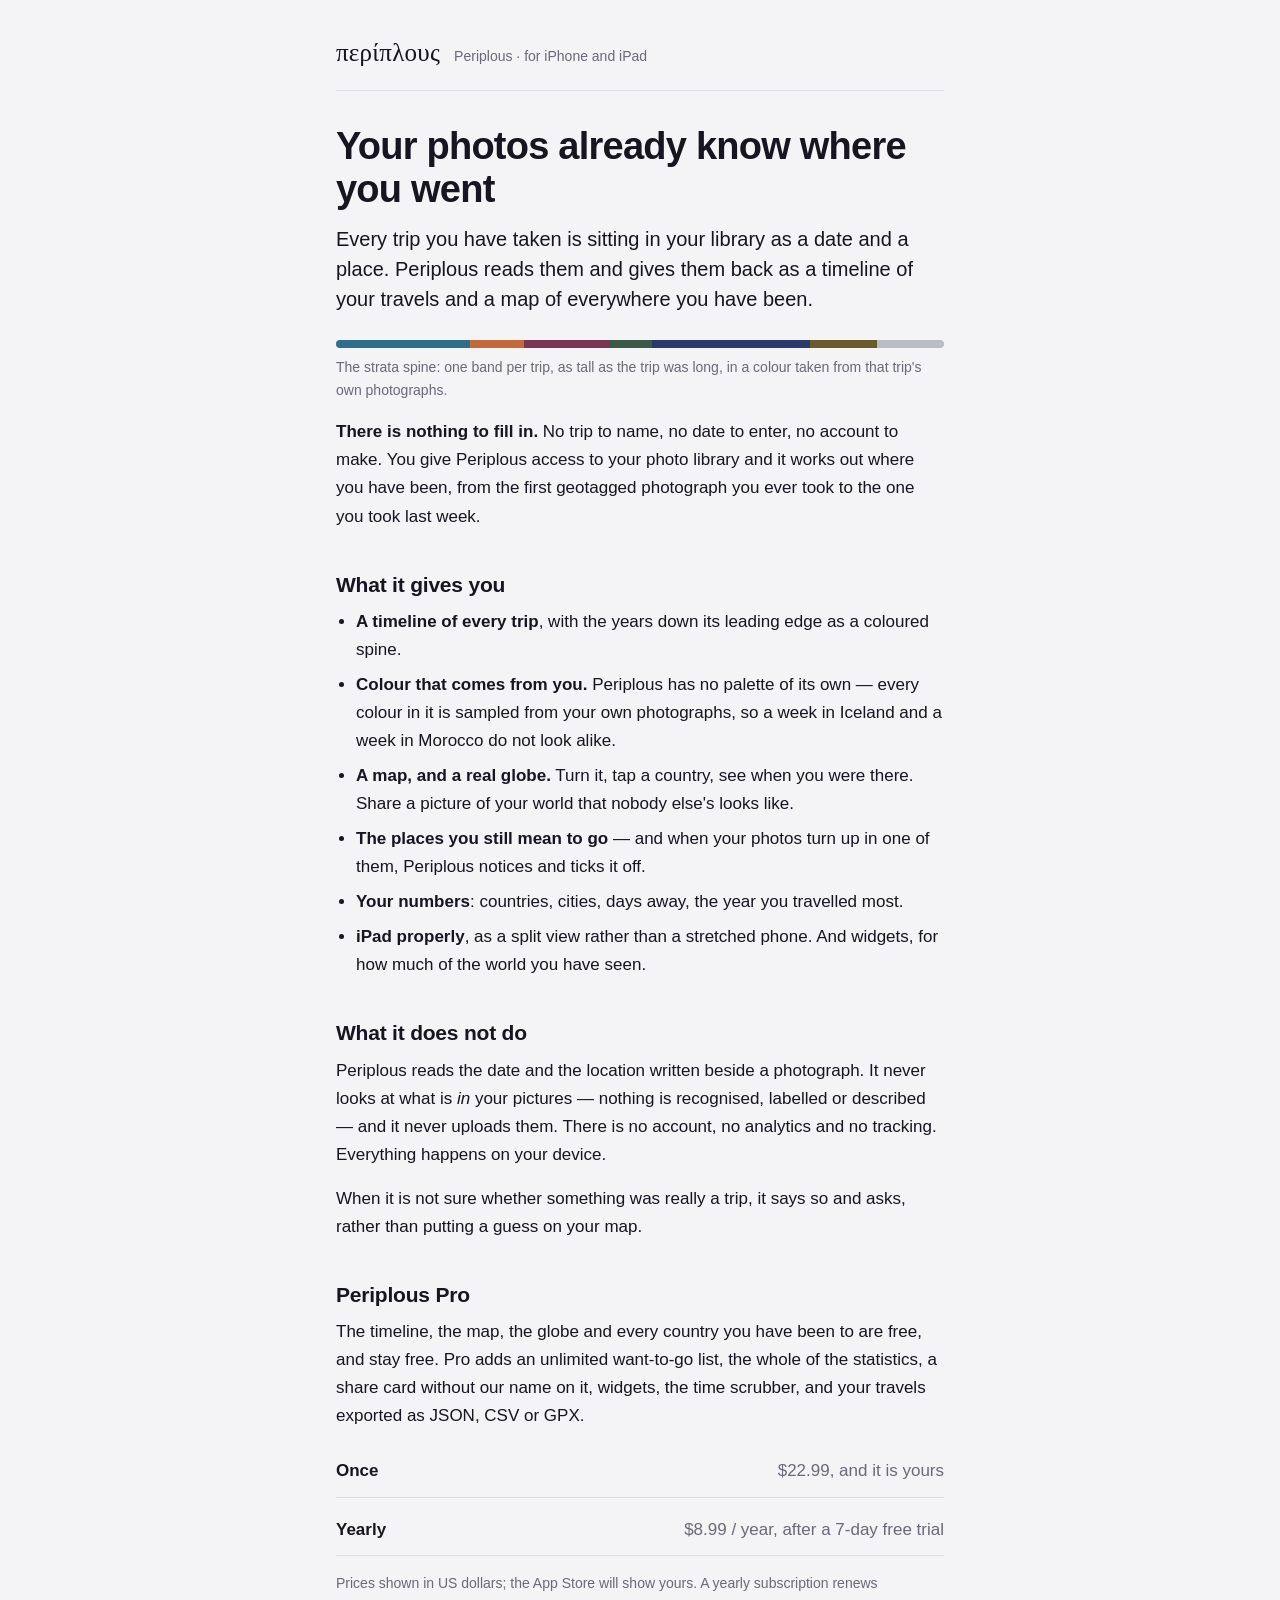
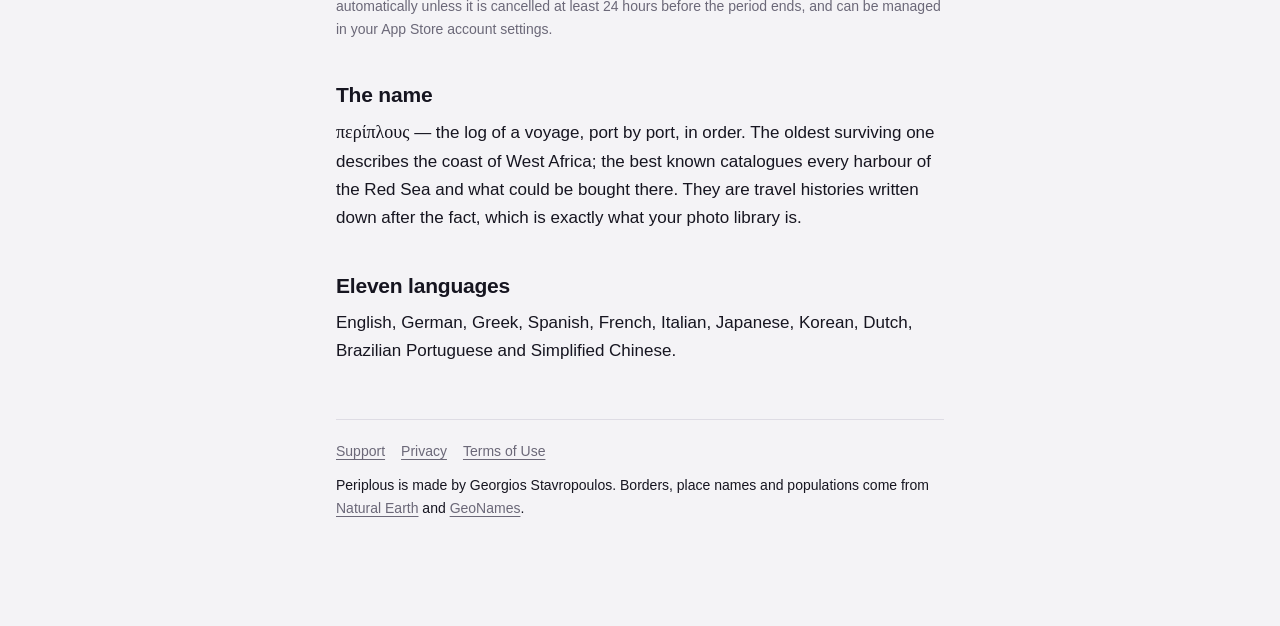
<file: docs/index.html>
<!doctype html>
<html lang="en">
<head>
<meta charset="utf-8">
<meta name="viewport" content="width=device-width, initial-scale=1">
<title>Periplous — your travels, from your photos</title>
<meta name="description" content="Periplous rebuilds your travel history from the dates and places already written beside your photographs. A timeline, a map, a globe. Nothing to fill in.">
<link rel="stylesheet" href="style.css">
</head>
<body>
<div class="wrap">

  <div class="masthead">
    <a class="brand" href="./">περίπλους</a>
    <span class="tag">Periplous · for iPhone and iPad</span>
  </div>

  <h1>Your photos already know where you went</h1>

  <p class="lead">Every trip you have taken is sitting in your library as a date
  and a place. Periplous reads them and gives them back as a timeline of your
  travels and a map of everywhere you have been.</p>

  <div class="strata" aria-hidden="true">
    <i style="width:22%;background:#2E6E8C"></i>
    <i style="width:9%;background:#C46A3A"></i>
    <i style="width:14%;background:#7A3550"></i>
    <i style="width:7%;background:#3D5A46"></i>
    <i style="width:26%;background:#2B3A6B"></i>
    <i style="width:11%;background:#6B5A2B"></i>
    <i style="width:11%;background:#B9BEC4"></i>
  </div>
  <p class="small">The strata spine: one band per trip, as tall as the trip was
  long, in a colour taken from that trip's own photographs.</p>

  <p><strong>There is nothing to fill in.</strong> No trip to name, no date to
  enter, no account to make. You give Periplous access to your photo library and
  it works out where you have been, from the first geotagged photograph you ever
  took to the one you took last week.</p>

  <h2>What it gives you</h2>

  <ul>
    <li><strong>A timeline of every trip</strong>, with the years down its
    leading edge as a coloured spine.</li>
    <li><strong>Colour that comes from you.</strong> Periplous has no palette of
    its own — every colour in it is sampled from your own photographs, so a week
    in Iceland and a week in Morocco do not look alike.</li>
    <li><strong>A map, and a real globe.</strong> Turn it, tap a country, see
    when you were there. Share a picture of your world that nobody else's
    looks like.</li>
    <li><strong>The places you still mean to go</strong> — and when your photos
    turn up in one of them, Periplous notices and ticks it off.</li>
    <li><strong>Your numbers</strong>: countries, cities, days away, the year
    you travelled most.</li>
    <li><strong>iPad properly</strong>, as a split view rather than a stretched
    phone. And widgets, for how much of the world you have seen.</li>
  </ul>

  <h2>What it does not do</h2>

  <p>Periplous reads the date and the location written beside a photograph. It
  never looks at what is <em>in</em> your pictures — nothing is recognised,
  labelled or described — and it never uploads them. There is no account, no
  analytics and no tracking. Everything happens on your device.</p>

  <p>When it is not sure whether something was really a trip, it says so and
  asks, rather than putting a guess on your map.</p>

  <h2>Periplous Pro</h2>

  <p>The timeline, the map, the globe and every country you have been to are
  free, and stay free. Pro adds an unlimited want-to-go list, the whole of the
  statistics, a share card without our name on it, widgets, the time scrubber,
  and your travels exported as JSON, CSV or GPX.</p>

  <ul class="plans">
    <li><span class="name">Once</span> <span class="price">$22.99, and it is yours</span></li>
    <li><span class="name">Yearly</span> <span class="price">$8.99 / year, after a 7-day free trial</span></li>
  </ul>
  <p class="small">Prices shown in US dollars; the App Store will show yours.
  A yearly subscription renews automatically unless it is cancelled at least 24
  hours before the period ends, and can be managed in your App Store account
  settings.</p>

  <h2>The name</h2>

  <p><span class="greek">περίπλους</span> — the log of a voyage, port by port,
  in order. The oldest surviving one describes the coast of West Africa; the
  best known catalogues every harbour of the Red Sea and what could be bought
  there. They are travel histories written down after the fact, which is exactly
  what your photo library is.</p>

  <h2>Eleven languages</h2>

  <p>English, German, Greek, Spanish, French, Italian, Japanese, Korean, Dutch,
  Brazilian Portuguese and Simplified Chinese.</p>

  <footer>
    <nav>
      <a href="support.html">Support</a>
      <a href="privacy.html">Privacy</a>
      <a href="terms.html">Terms of Use</a>
    </nav>
    <p>Periplous is made by Georgios Stavropoulos. Borders, place names and
    populations come from <a href="https://www.naturalearthdata.com/">Natural
    Earth</a> and <a href="https://www.geonames.org/">GeoNames</a>.</p>
  </footer>

</div>
</body>
</html>
</file>
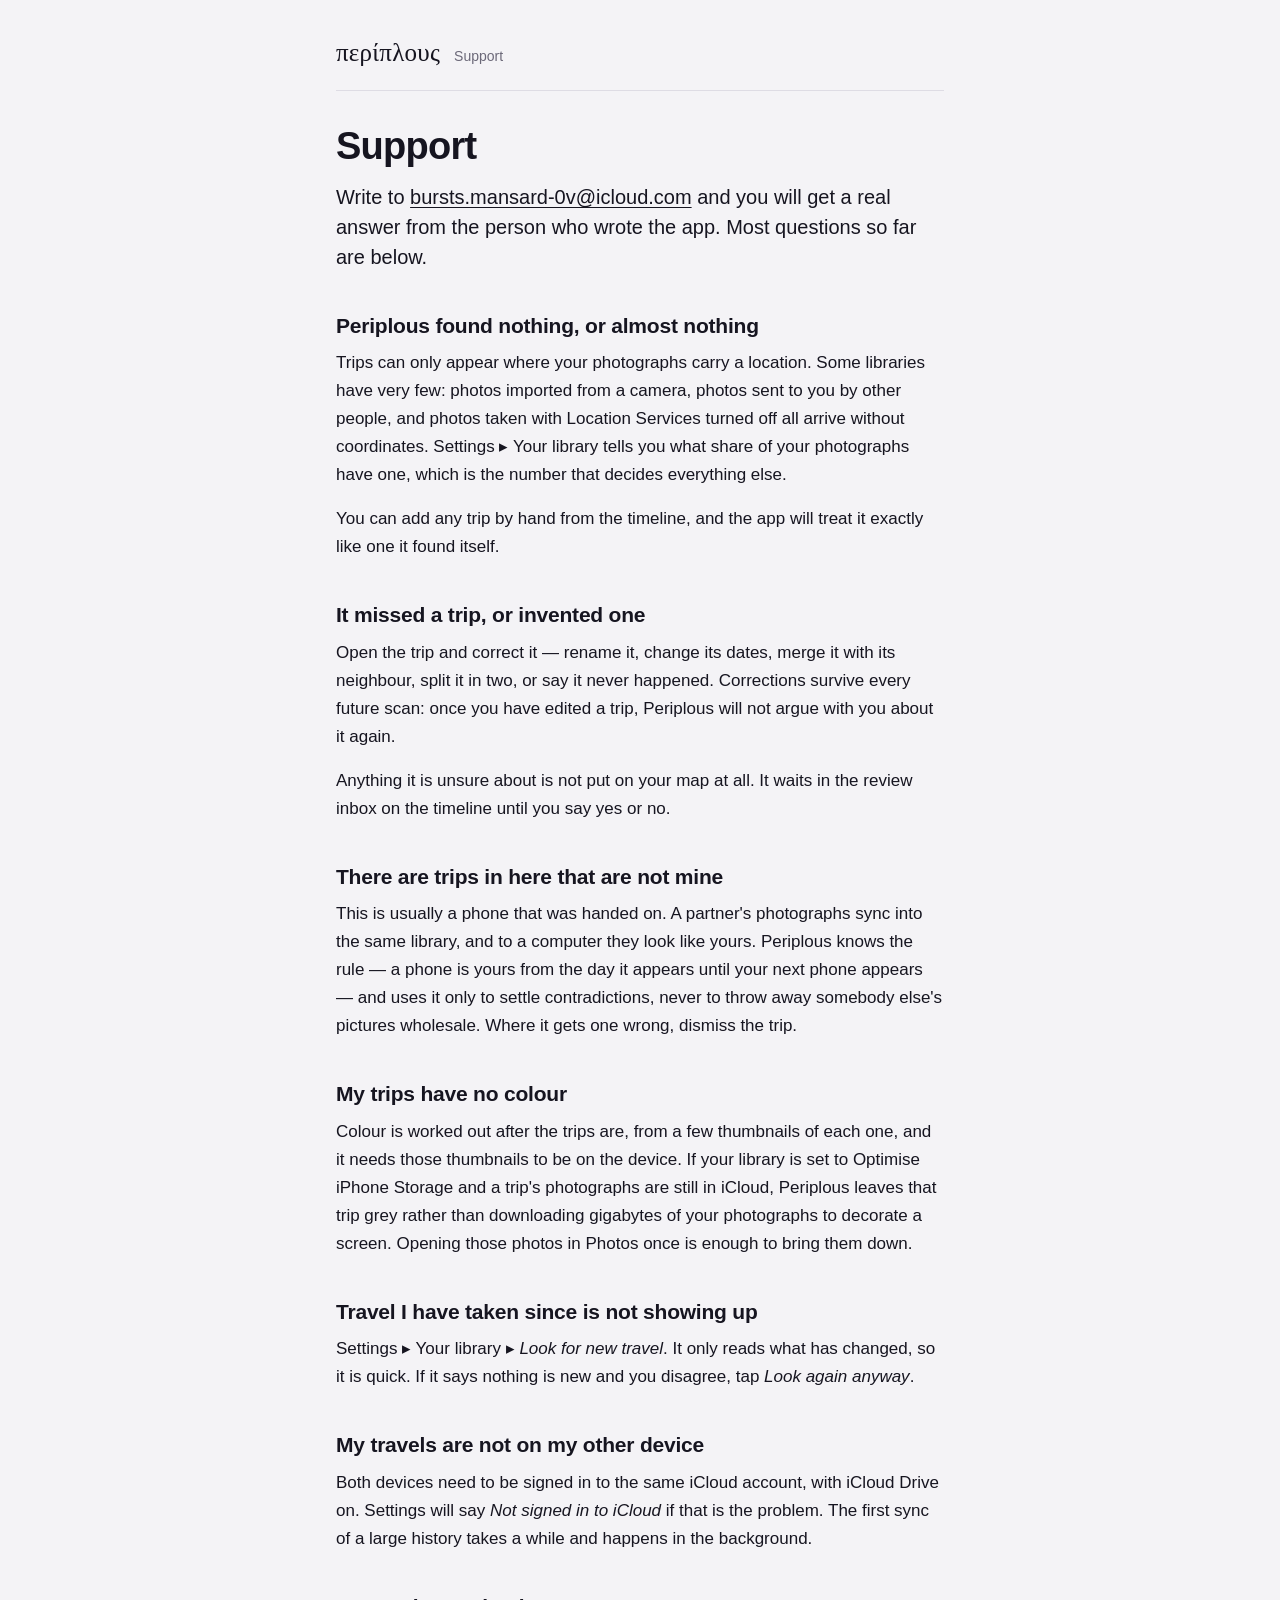
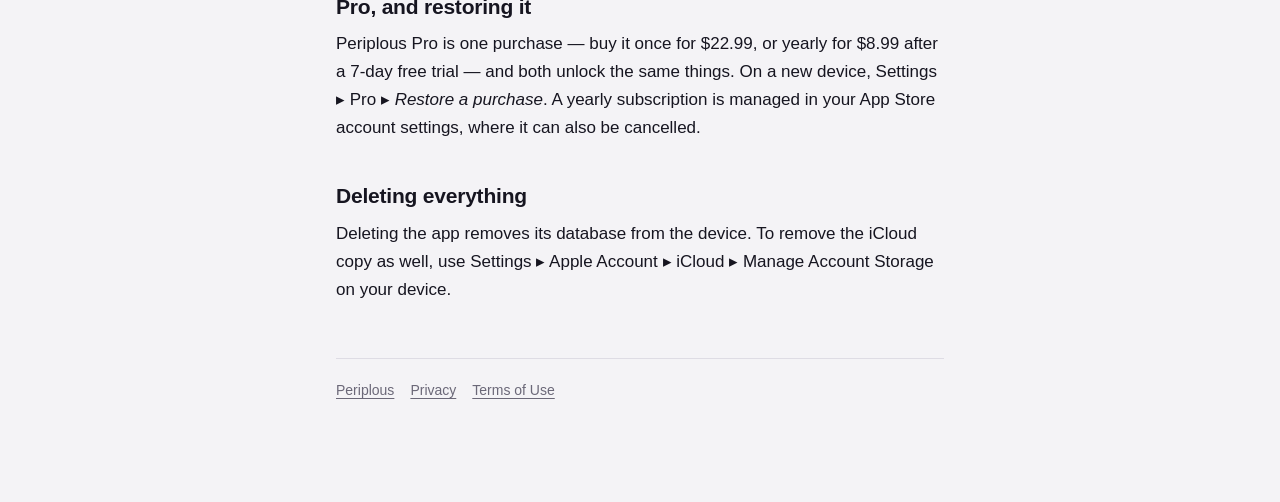
<file: docs/support.html>
<!doctype html>
<html lang="en">
<head>
<meta charset="utf-8">
<meta name="viewport" content="width=device-width, initial-scale=1">
<title>Periplous — Support</title>
<meta name="description" content="Help with Periplous: missing trips, photos without locations, somebody else's phone in your library, iCloud sync, and Pro.">
<link rel="stylesheet" href="style.css">
</head>
<body>
<div class="wrap">

  <div class="masthead">
    <a class="brand" href="./">περίπλους</a>
    <span class="tag">Support</span>
  </div>

  <h1>Support</h1>

  <p class="lead">Write to
  <a href="mailto:bursts.mansard-0v@icloud.com">bursts.mansard-0v@icloud.com</a>
  and you will get a real answer from the person who wrote the app. Most
  questions so far are below.</p>

  <h2>Periplous found nothing, or almost nothing</h2>

  <p>Trips can only appear where your photographs carry a location. Some
  libraries have very few: photos imported from a camera, photos sent to you by
  other people, and photos taken with Location Services turned off all arrive
  without coordinates. Settings ▸ Your library tells you what share of your
  photographs have one, which is the number that decides everything else.</p>

  <p>You can add any trip by hand from the timeline, and the app will treat it
  exactly like one it found itself.</p>

  <h2>It missed a trip, or invented one</h2>

  <p>Open the trip and correct it — rename it, change its dates, merge it with
  its neighbour, split it in two, or say it never happened. Corrections survive
  every future scan: once you have edited a trip, Periplous will not argue with
  you about it again.</p>

  <p>Anything it is unsure about is not put on your map at all. It waits in the
  review inbox on the timeline until you say yes or no.</p>

  <h2>There are trips in here that are not mine</h2>

  <p>This is usually a phone that was handed on. A partner's photographs sync
  into the same library, and to a computer they look like yours. Periplous knows
  the rule — a phone is yours from the day it appears until your next phone
  appears — and uses it only to settle contradictions, never to throw away
  somebody else's pictures wholesale. Where it gets one wrong, dismiss the
  trip.</p>

  <h2>My trips have no colour</h2>

  <p>Colour is worked out after the trips are, from a few thumbnails of each
  one, and it needs those thumbnails to be on the device. If your library is set
  to Optimise iPhone Storage and a trip's photographs are still in iCloud,
  Periplous leaves that trip grey rather than downloading gigabytes of your
  photographs to decorate a screen. Opening those photos in Photos once is
  enough to bring them down.</p>

  <h2>Travel I have taken since is not showing up</h2>

  <p>Settings ▸ Your library ▸ <em>Look for new travel</em>. It only reads what
  has changed, so it is quick. If it says nothing is new and you disagree, tap
  <em>Look again anyway</em>.</p>

  <h2>My travels are not on my other device</h2>

  <p>Both devices need to be signed in to the same iCloud account, with iCloud
  Drive on. Settings will say <em>Not signed in to iCloud</em> if that is the
  problem. The first sync of a large history takes a while and happens in the
  background.</p>

  <h2>Pro, and restoring it</h2>

  <p>Periplous Pro is one purchase — buy it once for $22.99, or yearly for
  $8.99 after a 7-day free trial — and both unlock the same things. On a new
  device, Settings ▸ Pro ▸ <em>Restore a purchase</em>. A yearly subscription is
  managed in your App Store account settings, where it can also be
  cancelled.</p>

  <h2>Deleting everything</h2>

  <p>Deleting the app removes its database from the device. To remove the iCloud
  copy as well, use Settings ▸ Apple Account ▸ iCloud ▸ Manage Account Storage on
  your device.</p>

  <footer>
    <nav>
      <a href="./">Periplous</a>
      <a href="privacy.html">Privacy</a>
      <a href="terms.html">Terms of Use</a>
    </nav>
  </footer>

</div>
</body>
</html>
</file>
<file: docs/style.css>
/* Periplous — the app's own chrome, which is deliberately almost colourless.
   Sediment: the product has no palette, because every saturated colour in it is
   sampled from the user's own photographs. A website cannot sample anything, so
   the only colour here is the strata band — a fixed set standing in for the
   ones an app would take from you. Tokens match Periplous/DesignSystem. */

:root {
  color-scheme: light dark;

  --void:     #F4F3F6;
  --shelf:    #FFFFFF;
  --ink:      #161520;
  --label:    #6B6878;
  --hairline: #DEDCE4;
  --wanted:   #B8860B;

  --serif: ui-serif, "New York", Georgia, "Iowan Old Style", serif;
  --sans: -apple-system, BlinkMacSystemFont, "Segoe UI", Roboto, Helvetica, Arial, sans-serif;
}

@media (prefers-color-scheme: dark) {
  :root {
    --void:     #0E0D12;
    --shelf:    #1A1822;
    --ink:      #EFEDF2;
    --label:    #8A8794;
    --hairline: #242230;
    --wanted:   #E8C46A;
  }
}

* { box-sizing: border-box; }
html { -webkit-text-size-adjust: 100%; }

body {
  margin: 0;
  background: var(--void);
  color: var(--ink);
  font: 400 17px/1.65 var(--sans);
  -webkit-font-smoothing: antialiased;
}

.wrap { max-width: 660px; margin: 0 auto; padding: 40px 26px 90px; }

a { color: var(--ink); text-decoration-thickness: 1px; text-underline-offset: 3px; }
a:hover { color: var(--wanted); }

.masthead {
  display: flex; align-items: baseline; gap: 14px; flex-wrap: wrap;
  padding-bottom: 22px; border-bottom: 1px solid var(--hairline);
}
.brand {
  font: 400 25px/1 var(--serif); color: var(--ink);
  text-decoration: none; letter-spacing: .01em;
}
.tag { font-size: 14px; color: var(--label); }

h1 { font: 600 38px/1.12 var(--sans); letter-spacing: -.02em; margin: 34px 0 14px; }
h2 { font: 600 21px/1.3 var(--sans); letter-spacing: -.01em; margin: 40px 0 10px; }
h3 { font: 600 17px/1.4 var(--sans); margin: 26px 0 6px; }

.lead { font-size: 20px; line-height: 1.5; color: var(--ink); }
p { margin: 0 0 16px; }
p, li { color: var(--ink); }
.soft { color: var(--label); }
small, .small { font-size: 14px; color: var(--label); }

/* The strata spine, which is the app's signature: one band per trip, as tall
   as the trip was long. Here it is only a rule that happens to be striped. */
.strata {
  display: flex; height: 8px; border-radius: 4px; overflow: hidden;
  margin: 26px 0 8px;
}
.strata i { display: block; height: 100%; }

ul { padding-left: 20px; margin: 0 0 16px; }
li { margin: 0 0 7px; }

.plans { list-style: none; padding: 0; }
.plans li {
  display: flex; justify-content: space-between; gap: 16px;
  padding: 11px 0; border-bottom: 1px solid var(--hairline);
}
.plans .name { font-weight: 600; }
.plans .price { color: var(--label); text-align: right; }

.greek { font-family: var(--serif); font-size: 1.06em; }

.card {
  background: var(--shelf); border: 1px solid var(--hairline);
  border-radius: 14px; padding: 18px 20px; margin: 0 0 16px;
}

footer {
  margin-top: 54px; padding-top: 20px;
  border-top: 1px solid var(--hairline);
  font-size: 14px; color: var(--label);
}
footer a { color: var(--label); }
footer nav { display: flex; gap: 16px; flex-wrap: wrap; margin-bottom: 10px; }
</file>
